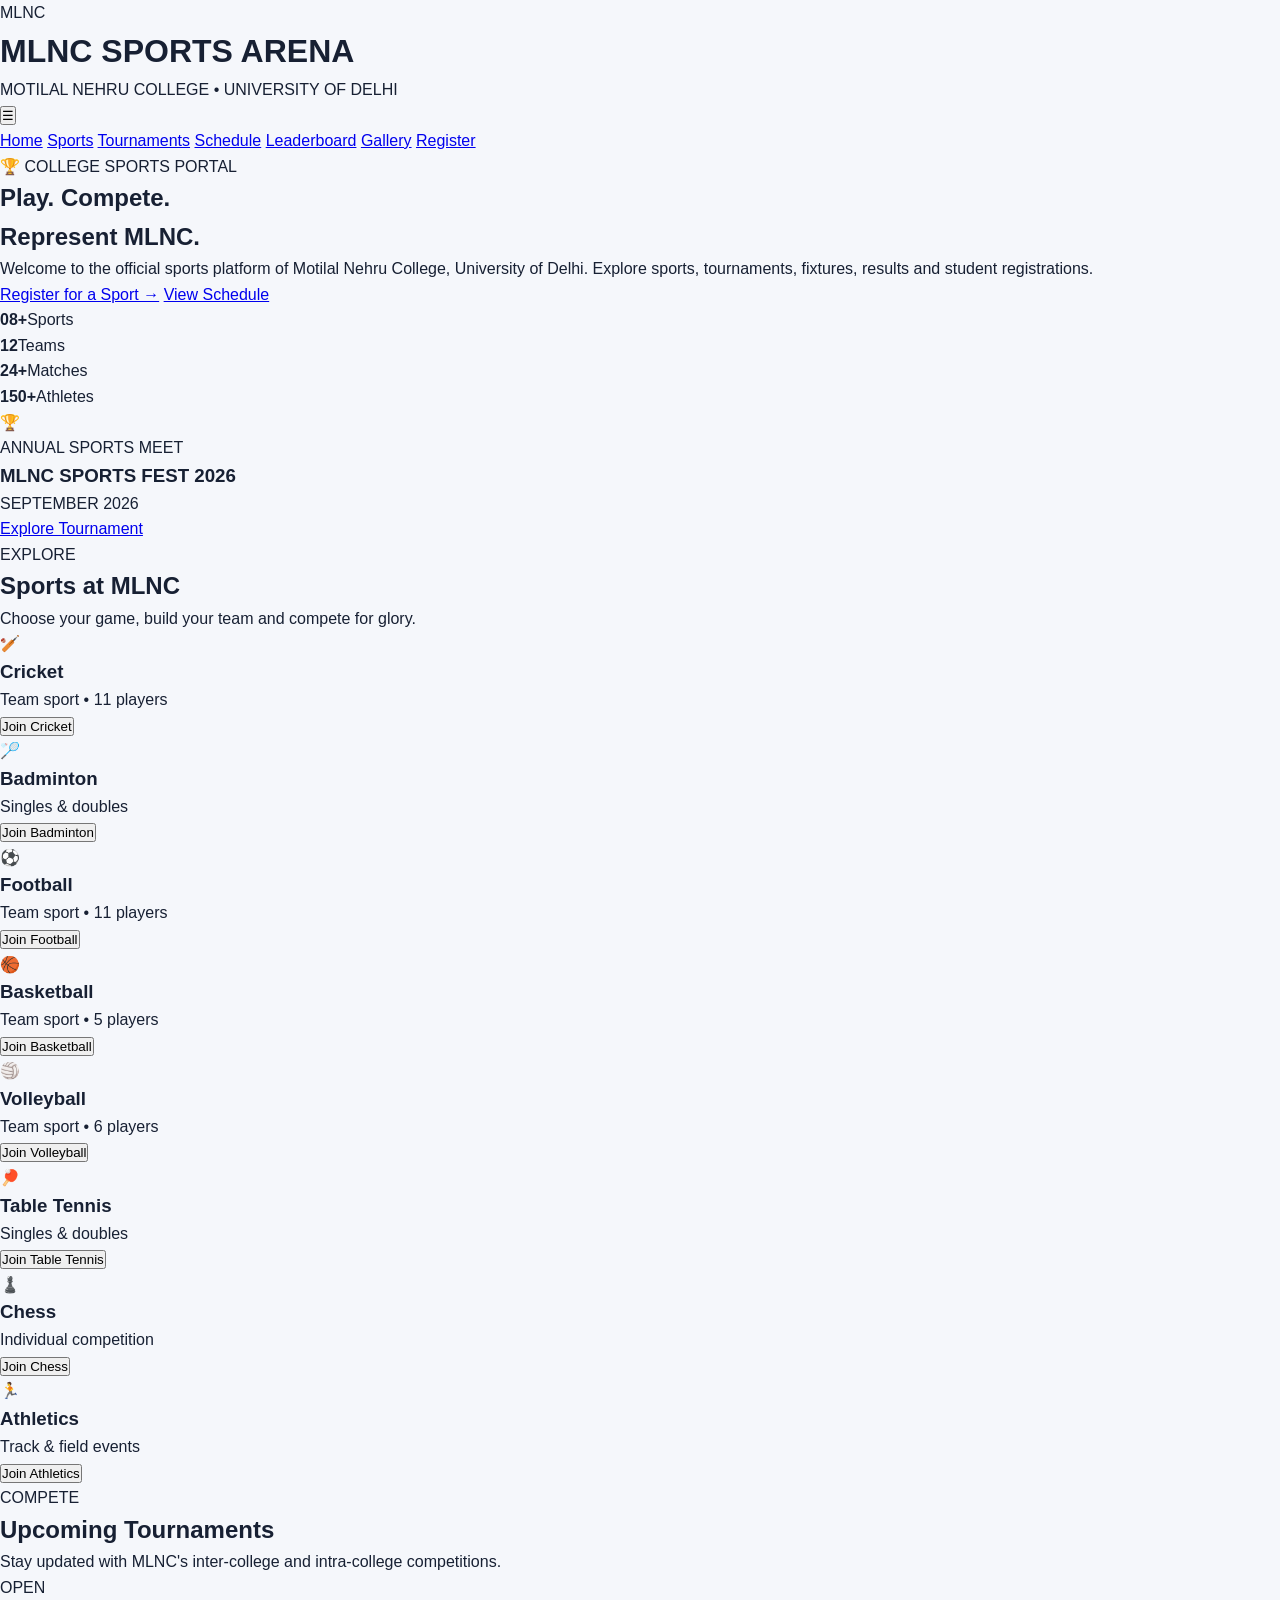
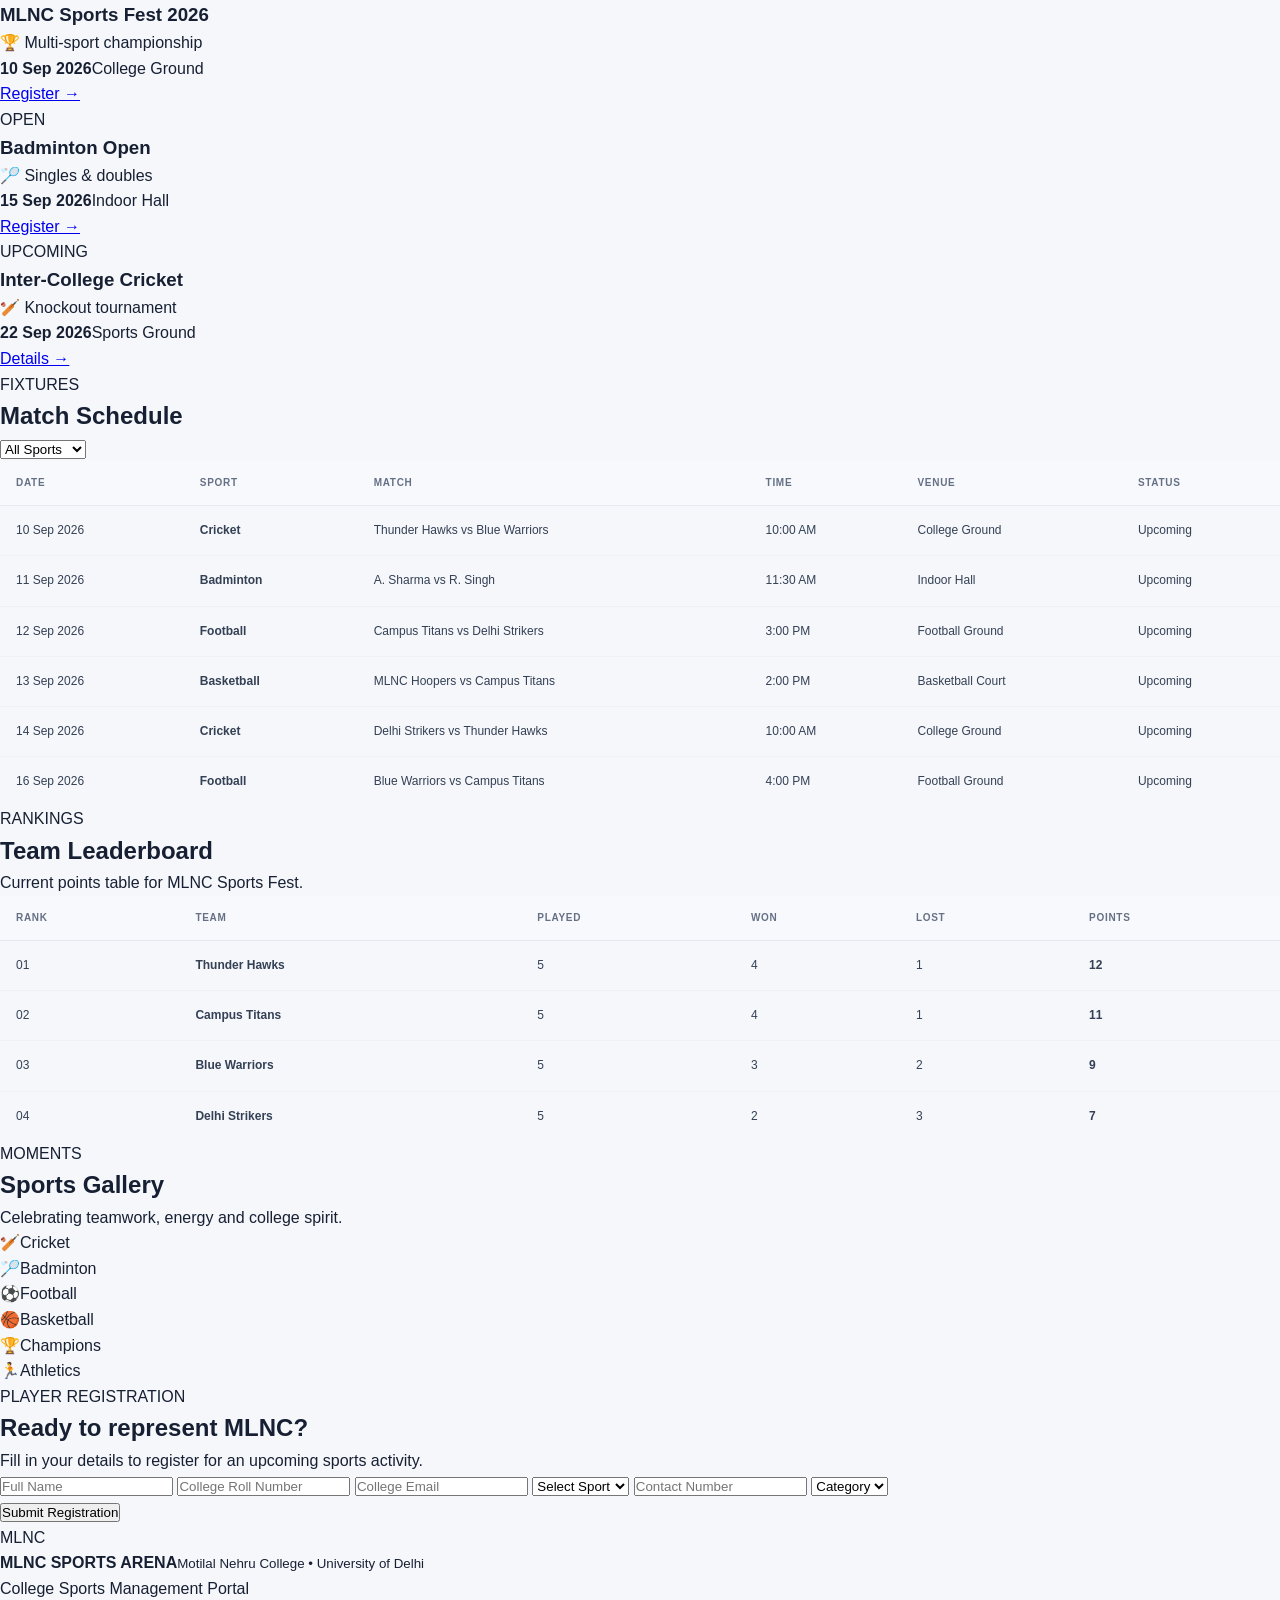
<file: index.html>
<!DOCTYPE html>
<html lang="en">
<head>
  <meta charset="UTF-8">
  <meta name="viewport" content="width=device-width, initial-scale=1.0">
  <title>MLNC Sports Arena | Motilal Nehru College</title>
  <link rel="stylesheet" href="style.css?v=2">
</head>
<body>
  <header class="header">
    <div class="brand">
      <div class="logo">MLNC</div>
      <div>
        <h1>MLNC SPORTS ARENA</h1>
        <p>MOTILAL NEHRU COLLEGE • UNIVERSITY OF DELHI</p>
      </div>
    </div>
    <button class="menu-btn" id="menuBtn">☰</button>
    <nav id="nav">
      <a href="#home">Home</a>
      <a href="#sports">Sports</a>
      <a href="#tournaments">Tournaments</a>
      <a href="#schedule">Schedule</a>
      <a href="#leaderboard">Leaderboard</a>
      <a href="#gallery">Gallery</a>
      <a href="#register" class="nav-cta">Register</a>
    </nav>
  </header>

  <main>
    <section class="hero" id="home">
      <div class="hero-content">
        <span class="tag">🏆 COLLEGE SPORTS PORTAL</span>
        <h2>Play. Compete.<br><span>Represent MLNC.</span></h2>
        <p>Welcome to the official sports platform of Motilal Nehru College, University of Delhi. Explore sports, tournaments, fixtures, results and student registrations.</p>
        <div class="hero-buttons">
          <a href="#register" class="btn primary">Register for a Sport →</a>
          <a href="#schedule" class="btn secondary">View Schedule</a>
        </div>
        <div class="stats">
          <div><strong>08+</strong><span>Sports</span></div>
          <div><strong>12</strong><span>Teams</span></div>
          <div><strong>24+</strong><span>Matches</span></div>
          <div><strong>150+</strong><span>Athletes</span></div>
        </div>
      </div>
      <div class="hero-card">
        <div class="trophy">🏆</div>
        <p>ANNUAL SPORTS MEET</p>
        <h3>MLNC SPORTS FEST 2026</h3>
        <div class="date">SEPTEMBER 2026</div>
        <a href="#tournaments">Explore Tournament</a>
      </div>
    </section>

    <section class="section" id="sports">
      <div class="section-head">
        <div><span class="eyebrow">EXPLORE</span><h2>Sports at MLNC</h2></div>
        <p>Choose your game, build your team and compete for glory.</p>
      </div>
      <div class="sports-grid">
        <article class="sport-card"><div class="sport-icon">🏏</div><h3>Cricket</h3><p>Team sport • 11 players</p><button onclick="selectSport('Cricket')">Join Cricket</button></article>
        <article class="sport-card"><div class="sport-icon">🏸</div><h3>Badminton</h3><p>Singles & doubles</p><button onclick="selectSport('Badminton')">Join Badminton</button></article>
        <article class="sport-card"><div class="sport-icon">⚽</div><h3>Football</h3><p>Team sport • 11 players</p><button onclick="selectSport('Football')">Join Football</button></article>
        <article class="sport-card"><div class="sport-icon">🏀</div><h3>Basketball</h3><p>Team sport • 5 players</p><button onclick="selectSport('Basketball')">Join Basketball</button></article>
        <article class="sport-card"><div class="sport-icon">🏐</div><h3>Volleyball</h3><p>Team sport • 6 players</p><button onclick="selectSport('Volleyball')">Join Volleyball</button></article>
        <article class="sport-card"><div class="sport-icon">🏓</div><h3>Table Tennis</h3><p>Singles & doubles</p><button onclick="selectSport('Table Tennis')">Join Table Tennis</button></article>
        <article class="sport-card"><div class="sport-icon">♟️</div><h3>Chess</h3><p>Individual competition</p><button onclick="selectSport('Chess')">Join Chess</button></article>
        <article class="sport-card"><div class="sport-icon">🏃</div><h3>Athletics</h3><p>Track & field events</p><button onclick="selectSport('Athletics')">Join Athletics</button></article>
      </div>
    </section>

    <section class="section dark" id="tournaments">
      <div class="section-head">
        <div><span class="eyebrow">COMPETE</span><h2>Upcoming Tournaments</h2></div>
        <p>Stay updated with MLNC's inter-college and intra-college competitions.</p>
      </div>
      <div class="tournament-grid">
        <article class="tournament"><span class="status">OPEN</span><h3>MLNC Sports Fest 2026</h3><p>🏆 Multi-sport championship</p><div><b>10 Sep 2026</b><span>College Ground</span></div><a href="#register">Register →</a></article>
        <article class="tournament"><span class="status">OPEN</span><h3>Badminton Open</h3><p>🏸 Singles & doubles</p><div><b>15 Sep 2026</b><span>Indoor Hall</span></div><a href="#register">Register →</a></article>
        <article class="tournament"><span class="status closed">UPCOMING</span><h3>Inter-College Cricket</h3><p>🏏 Knockout tournament</p><div><b>22 Sep 2026</b><span>Sports Ground</span></div><a href="#register">Details →</a></article>
      </div>
    </section>

    <section class="section" id="schedule">
      <div class="section-head">
        <div><span class="eyebrow">FIXTURES</span><h2>Match Schedule</h2></div>
        <select id="sportFilter">
          <option value="all">All Sports</option>
          <option value="Cricket">Cricket</option>
          <option value="Badminton">Badminton</option>
          <option value="Football">Football</option>
          <option value="Basketball">Basketball</option>
        </select>
      </div>
      <div class="table-wrap">
        <table>
          <thead><tr><th>Date</th><th>Sport</th><th>Match</th><th>Time</th><th>Venue</th><th>Status</th></tr></thead>
          <tbody id="scheduleBody"></tbody>
        </table>
      </div>
    </section>

    <section class="section light" id="leaderboard">
      <div class="section-head">
        <div><span class="eyebrow">RANKINGS</span><h2>Team Leaderboard</h2></div>
        <p>Current points table for MLNC Sports Fest.</p>
      </div>
      <div class="table-wrap">
        <table>
          <thead><tr><th>Rank</th><th>Team</th><th>Played</th><th>Won</th><th>Lost</th><th>Points</th></tr></thead>
          <tbody>
            <tr><td class="rank">01</td><td><b>Thunder Hawks</b></td><td>5</td><td>4</td><td>1</td><td><strong>12</strong></td></tr>
            <tr><td class="rank">02</td><td><b>Campus Titans</b></td><td>5</td><td>4</td><td>1</td><td><strong>11</strong></td></tr>
            <tr><td class="rank">03</td><td><b>Blue Warriors</b></td><td>5</td><td>3</td><td>2</td><td><strong>9</strong></td></tr>
            <tr><td class="rank">04</td><td><b>Delhi Strikers</b></td><td>5</td><td>2</td><td>3</td><td><strong>7</strong></td></tr>
          </tbody>
        </table>
      </div>
    </section>

    <section class="section" id="gallery">
      <div class="section-head"><div><span class="eyebrow">MOMENTS</span><h2>Sports Gallery</h2></div><p>Celebrating teamwork, energy and college spirit.</p></div>
      <div class="gallery">
        <div class="gallery-item g1">🏏<span>Cricket</span></div>
        <div class="gallery-item g2">🏸<span>Badminton</span></div>
        <div class="gallery-item g3">⚽<span>Football</span></div>
        <div class="gallery-item g4">🏀<span>Basketball</span></div>
        <div class="gallery-item g5">🏆<span>Champions</span></div>
        <div class="gallery-item g6">🏃<span>Athletics</span></div>
      </div>
    </section>

    <section class="register-section" id="register">
      <div class="register-card">
        <div>
          <span class="eyebrow">PLAYER REGISTRATION</span>
          <h2>Ready to represent MLNC?</h2>
          <p>Fill in your details to register for an upcoming sports activity.</p>
        </div>
        <form id="registrationForm">
          <div class="form-grid">
            <input id="name" required placeholder="Full Name">
            <input id="roll" required placeholder="College Roll Number">
            <input id="email" required type="email" placeholder="College Email">
            <select id="sport" required>
              <option value="">Select Sport</option><option>Cricket</option><option>Badminton</option><option>Football</option><option>Basketball</option><option>Volleyball</option><option>Table Tennis</option><option>Chess</option><option>Athletics</option>
            </select>
            <input id="phone" required placeholder="Contact Number">
            <select id="category" required><option value="">Category</option><option>Men</option><option>Women</option><option>Mixed</option></select>
          </div>
          <button class="btn primary" type="submit">Submit Registration</button>
          <p id="formMessage" class="form-message"></p>
        </form>
      </div>
    </section>
  </main>

  <footer>
    <div class="footer-brand"><div class="logo">MLNC</div><div><b>MLNC SPORTS ARENA</b><small>Motilal Nehru College • University of Delhi</small></div></div>
    <div><p>College Sports Management Portal</p><p>© 2026 MLNC Sports Arena • Academic Project</p></div>
  </footer>

  <script src="script.js"></script>
</body>
</html>
</file>
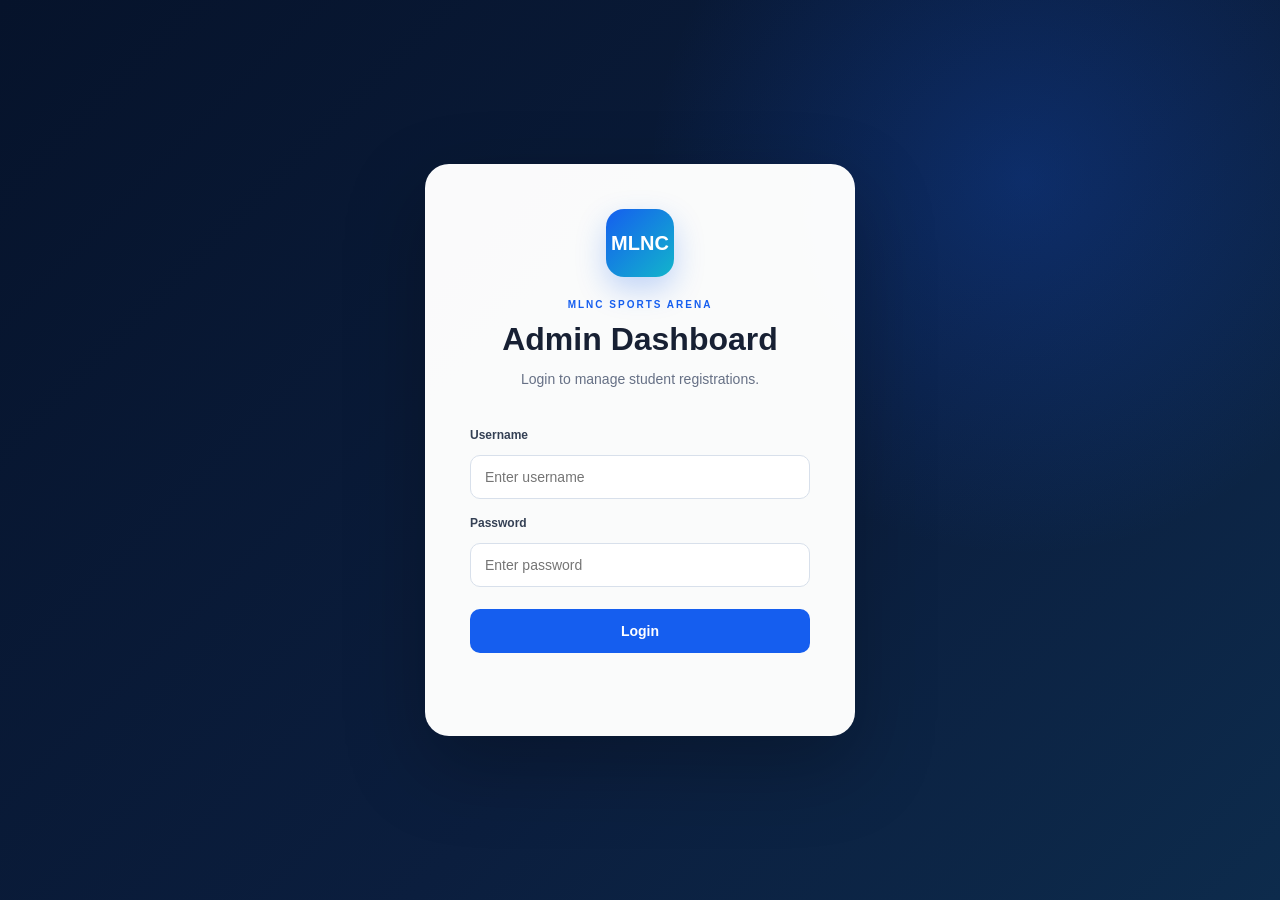
<file: admin.html>
<!DOCTYPE html>
<html lang="en">

<head>
    <meta charset="UTF-8">
    <meta name="viewport" content="width=device-width, initial-scale=1.0">

    <title>MLNC Sports — Admin Dashboard</title>

    <link rel="stylesheet" href="style.css">
</head>

<body>

    <!-- ==========================================
         ADMIN LOGIN
    =========================================== -->

    <section id="loginSection" class="admin-login">

        <div class="login-card">

            <div class="admin-logo">
                MLNC
            </div>

            <p class="admin-label">MLNC SPORTS ARENA</p>

            <h1>Admin Dashboard</h1>

            <p class="login-description">
                Login to manage student registrations.
            </p>

            <form id="loginForm">

                <label for="username">
                    Username
                </label>

                <input
                    type="text"
                    id="username"
                    placeholder="Enter username"
                    required
                >

                <label for="password">
                    Password
                </label>

                <input
                    type="password"
                    id="password"
                    placeholder="Enter password"
                    required
                >

                <button
                    type="submit"
                    class="admin-login-button"
                >
                    Login
                </button>

                <p id="loginMessage"></p>

            </form>

        </div>

    </section>


    <!-- ==========================================
         ADMIN DASHBOARD
    =========================================== -->

    <section
        id="dashboardSection"
        class="admin-dashboard-page"
        style="display:none;"
    >

        <header class="admin-topbar">

            <div>

                <div class="admin-brand">
                    <div class="admin-logo small">
                        MLNC
                    </div>

                    <div>
                        <h1>MLNC Sports</h1>
                        <p>Admin Dashboard</p>
                    </div>
                </div>

            </div>

            <button
                id="logoutButton"
                class="logout-button"
            >
                Logout
            </button>

        </header>


        <main class="admin-main">

            <!-- PAGE HEADING -->

            <div class="admin-page-heading">

                <div>

                    <p class="admin-label">
                        ADMIN PANEL
                    </p>

                    <h2>
                        Student Registrations
                    </h2>

                    <p>
                        Manage students registered for college sports.
                    </p>

                </div>

                <button
                    id="loadStudents"
                    class="refresh-button"
                >
                    ↻ Refresh Registrations
                </button>

            </div>


            <!-- MESSAGE -->

            <div id="message"></div>


            <!-- ==========================================
                 STATISTICS
            =========================================== -->

            <div class="stats-container">

                <div class="stat-card">

                    <div class="stat-icon">
                        👥
                    </div>

                    <h3>Total Students</h3>

                    <p id="totalStudents">
                        0
                    </p>

                </div>


                <div class="stat-card">

                    <div class="stat-icon">
                        🏏
                    </div>

                    <h3>Cricket</h3>

                    <p id="cricketCount">
                        0
                    </p>

                </div>


                <div class="stat-card">

                    <div class="stat-icon">
                        ⚽
                    </div>

                    <h3>Football</h3>

                    <p id="footballCount">
                        0
                    </p>

                </div>


                <div class="stat-card">

                    <div class="stat-icon">
                        🏀
                    </div>

                    <h3>Basketball</h3>

                    <p id="basketballCount">
                        0
                    </p>

                </div>


                <div class="stat-card">

                    <div class="stat-icon">
                        🏸
                    </div>

                    <h3>Badminton</h3>

                    <p id="badmintonCount">
                        0
                    </p>

                </div>

            </div>


            <!-- ==========================================
                 SEARCH + FILTER
            =========================================== -->

            <div class="admin-tools">

                <div class="search-box">

                    <span>🔍</span>

                    <input
                        type="text"
                        id="searchStudent"
                        placeholder="Search by name, roll number or email..."
                    >

                </div>


                <select id="sportFilter">

                    <option value="All">
                        All Sports
                    </option>

                    <option value="Cricket">
                        Cricket
                    </option>

                    <option value="Football">
                        Football
                    </option>

                    <option value="Basketball">
                        Basketball
                    </option>

                    <option value="Badminton">
                        Badminton
                    </option>

                    <option value="Volleyball">
                        Volleyball
                    </option>

                    <option value="Table Tennis">
                        Table Tennis
                    </option>

                    <option value="Chess">
                        Chess
                    </option>

                    <option value="Athletics">
                        Athletics
                    </option>

                </select>

            </div>


            <!-- ==========================================
                 STUDENT TABLE
            =========================================== -->

            <div class="students-card">

                <div class="students-card-header">

                    <div>

                        <h3>
                            Registered Students
                        </h3>

                        <p>
                            View and manage all sports registrations.
                        </p>

                    </div>

                </div>


                <div
                    class="table-container"
                    id="studentsContainer"
                >

                    <div class="empty-state">

                        <div class="empty-icon">
                            📋
                        </div>

                        <h3>
                            No registrations loaded
                        </h3>

                        <p>
                            Click "Refresh Registrations" to load student data.
                        </p>

                    </div>

                </div>

            </div>

        </main>


        <!-- ==========================================
             FOOTER
        =========================================== -->

        <footer class="admin-footer">

            <p>
                © 2026 MLNC Sports Arena
            </p>

            <p>
                Motilal Nehru College • University of Delhi
            </p>

        </footer>

    </section>


    <!-- ==========================================
         JAVASCRIPT
    =========================================== -->

    <script src="admin.js"></script>

</body>

</html>
</file>
<file: style.css>
/* ==========================================
   MLNC SPORTS — ADMIN DASHBOARD
========================================== */

* {
    box-sizing: border-box;
    margin: 0;
    padding: 0;
}

:root {
    --navy: #08152b;
    --navy-light: #102449;
    --blue: #155eef;
    --blue-dark: #0d4ed8;
    --cyan: #12b5cb;
    --green: #12b76a;
    --red: #e5484d;
    --orange: #ff8a00;
    --text: #172033;
    --muted: #667085;
    --border: #e5eaf1;
    --bg: #f5f7fb;
    --white: #ffffff;
}

html {
    scroll-behavior: smooth;
}

body {
    font-family: Inter, Arial, sans-serif;
    color: var(--text);
    background: var(--bg);
    line-height: 1.6;
}


/* ==========================================
   LOGIN PAGE
========================================== */

.admin-login {
    min-height: 100vh;

    display: flex;
    align-items: center;
    justify-content: center;

    padding: 30px;

    background:
        radial-gradient(
            circle at 80% 20%,
            rgba(21, 94, 239, 0.25),
            transparent 30%
        ),
        linear-gradient(
            135deg,
            #06132b 0%,
            #0b1e3e 60%,
            #0d2b4c 100%
        );
}

.login-card {
    width: 100%;
    max-width: 430px;

    padding: 45px;

    background: rgba(255, 255, 255, 0.98);

    border-radius: 24px;

    box-shadow:
        0 30px 80px rgba(0, 0, 0, 0.25);

    text-align: center;
}

.admin-logo {
    width: 68px;
    height: 68px;

    margin: 0 auto 20px;

    display: grid;
    place-items: center;

    border-radius: 18px;

    background:
        linear-gradient(
            135deg,
            var(--blue),
            var(--cyan)
        );

    color: white;

    font-size: 20px;
    font-weight: 900;

    box-shadow:
        0 12px 30px rgba(21, 94, 239, 0.25);
}

.admin-logo.small {
    width: 45px;
    height: 45px;

    margin: 0;

    border-radius: 12px;

    font-size: 13px;
}

.admin-label {
    color: var(--blue);

    font-size: 10px;

    font-weight: 900;

    letter-spacing: 2px;

    margin-bottom: 7px;
}

.login-card h1 {
    font-size: 32px;

    line-height: 1.2;

    margin-bottom: 10px;
}

.login-description {
    color: var(--muted);

    font-size: 14px;

    margin-bottom: 30px;
}

.login-card form {
    display: flex;

    flex-direction: column;

    gap: 10px;

    text-align: left;
}

.login-card label {
    font-size: 12px;

    font-weight: 800;

    color: #344054;

    margin-top: 5px;
}

.login-card input {
    width: 100%;

    padding: 13px 14px;

    border: 1px solid #d8e0eb;

    border-radius: 10px;

    outline: none;

    font-size: 14px;

    transition: 0.2s;
}

.login-card input:focus {
    border-color: var(--blue);

    box-shadow:
        0 0 0 3px rgba(21, 94, 239, 0.1);
}

.admin-login-button {
    width: 100%;

    margin-top: 12px;

    padding: 14px;

    border: none;

    border-radius: 10px;

    background: var(--blue);

    color: white;

    font-size: 14px;

    font-weight: 800;

    cursor: pointer;

    transition: 0.2s;
}

.admin-login-button:hover {
    background: var(--blue-dark);

    transform: translateY(-1px);
}

#loginMessage {
    min-height: 20px;

    margin-top: 8px;

    text-align: center;

    font-size: 13px;

    font-weight: 700;
}


/* ==========================================
   ADMIN TOP BAR
========================================== */

.admin-dashboard-page {
    min-height: 100vh;

    background: var(--bg);
}

.admin-topbar {
    height: 78px;

    padding: 0 6%;

    display: flex;

    align-items: center;

    justify-content: space-between;

    background: white;

    border-bottom: 1px solid var(--border);

    position: sticky;

    top: 0;

    z-index: 20;
}

.admin-brand {
    display: flex;

    align-items: center;

    gap: 12px;
}

.admin-brand h1 {
    font-size: 16px;

    line-height: 1.2;
}

.admin-brand p {
    font-size: 10px;

    color: var(--muted);

    font-weight: 700;

    letter-spacing: 0.5px;
}

.logout-button {
    border: none;

    background: #fff1f1;

    color: var(--red);

    padding: 10px 16px;

    border-radius: 9px;

    font-size: 12px;

    font-weight: 800;

    cursor: pointer;

    transition: 0.2s;
}

.logout-button:hover {
    background: #ffe1e1;

    transform: translateY(-1px);
}


/* ==========================================
   MAIN CONTENT
========================================== */

.admin-main {
    width: 100%;

    max-width: 1400px;

    margin: auto;

    padding: 55px 6%;
}

.admin-page-heading {
    display: flex;

    justify-content: space-between;

    align-items: end;

    gap: 30px;

    margin-bottom: 30px;
}

.admin-page-heading h2 {
    font-size: 36px;

    line-height: 1.15;

    margin-bottom: 6px;
}

.admin-page-heading > div > p:last-child {
    color: var(--muted);

    font-size: 14px;
}

.refresh-button {
    border: none;

    padding: 12px 18px;

    border-radius: 10px;

    background: var(--blue);

    color: white;

    font-size: 13px;

    font-weight: 800;

    cursor: pointer;

    white-space: nowrap;

    transition: 0.2s;
}

.refresh-button:hover {
    background: var(--blue-dark);

    transform: translateY(-1px);
}


/* ==========================================
   MESSAGE
========================================== */

#message {
    min-height: 24px;

    margin-bottom: 12px;

    color: var(--muted);

    font-size: 13px;

    font-weight: 700;
}


/* ==========================================
   STATISTICS
========================================== */

.stats-container {
    display: grid;

    grid-template-columns:
        repeat(5, 1fr);

    gap: 16px;

    margin-bottom: 25px;
}

.stat-card {
    position: relative;

    padding: 23px;

    background: white;

    border: 1px solid var(--border);

    border-radius: 16px;

    box-shadow:
        0 8px 30px rgba(16, 24, 40, 0.05);

    transition: 0.2s;
}

.stat-card:hover {
    transform: translateY(-3px);

    box-shadow:
        0 15px 35px rgba(16, 24, 40, 0.08);
}

.stat-icon {
    font-size: 28px;

    margin-bottom: 10px;
}

.stat-card h3 {
    margin-bottom: 5px;

    color: var(--muted);

    font-size: 12px;

    font-weight: 800;
}

.stat-card p {
    font-size: 30px;

    font-weight: 900;

    line-height: 1;
}


/* ==========================================
   SEARCH + FILTER
========================================== */

.admin-tools {
    display: flex;

    align-items: center;

    gap: 12px;

    margin-bottom: 20px;
}

.search-box {
    flex: 1;

    display: flex;

    align-items: center;

    gap: 10px;

    padding: 0 14px;

    background: white;

    border: 1px solid var(--border);

    border-radius: 10px;
}

.search-box span {
    font-size: 15px;
}

.search-box input {
    width: 100%;

    padding: 13px 0;

    border: none;

    outline: none;

    background: transparent;

    font-size: 13px;
}

.admin-tools select {
    min-width: 170px;

    padding: 13px 14px;

    border: 1px solid var(--border);

    border-radius: 10px;

    background: white;

    color: #344054;

    font-size: 13px;

    font-weight: 700;

    outline: none;

    cursor: pointer;
}


/* ==========================================
   STUDENTS CARD
========================================== */

.students-card {
    background: white;

    border: 1px solid var(--border);

    border-radius: 18px;

    overflow: hidden;

    box-shadow:
        0 8px 30px rgba(16, 24, 40, 0.05);
}

.students-card-header {
    padding: 23px 25px;

    border-bottom: 1px solid var(--border);
}

.students-card-header h3 {
    font-size: 18px;

    margin-bottom: 3px;
}

.students-card-header p {
    color: var(--muted);

    font-size: 12px;
}

.table-container {
    width: 100%;

    overflow-x: auto;
}


/* ==========================================
   TABLE
========================================== */

table {
    width: 100%;

    min-width: 1100px;

    border-collapse: collapse;
}

th {
    padding: 14px 16px;

    background: #f7f9fc;

    color: #667085;

    border-bottom: 1px solid var(--border);

    text-align: left;

    font-size: 10px;

    font-weight: 900;

    letter-spacing: 0.7px;

    text-transform: uppercase;

    white-space: nowrap;
}

td {
    padding: 15px 16px;

    border-bottom: 1px solid #edf0f4;

    color: #344054;

    text-align: left;

    font-size: 12px;

    white-space: nowrap;
}

tbody tr:hover {
    background: #fafcff;
}

tbody tr:last-child td {
    border-bottom: none;
}


/* ==========================================
   ACTION BUTTONS
========================================== */

td button {
    border: none;

    padding: 7px 11px;

    border-radius: 7px;

    font-size: 11px;

    font-weight: 800;

    cursor: pointer;

    margin-right: 5px;

    transition: 0.2s;
}

td button:first-child {
    background: #edf4ff;

    color: var(--blue);
}

td button:first-child:hover {
    background: #dceaff;
}

td button:last-child {
    background: #fff0f0;

    color: var(--red);
}

td button:last-child:hover {
    background: #ffe0e0;
}


/* ==========================================
   EMPTY STATE
========================================== */

.empty-state {
    padding: 70px 25px;

    text-align: center;

    color: var(--muted);
}

.empty-icon {
    font-size: 45px;

    margin-bottom: 12px;
}

.empty-state h3 {
    color: var(--text);

    font-size: 17px;

    margin-bottom: 5px;
}

.empty-state p {
    font-size: 13px;
}


/* ==========================================
   FOOTER
========================================== */

.admin-footer {
    margin-top: 40px;

    padding: 25px 6%;

    display: flex;

    justify-content: space-between;

    gap: 20px;

    background: var(--navy);

    color: #aebbd0;

    font-size: 11px;
}


/* ==========================================
   TABLET
========================================== */

@media (max-width: 1050px) {

    .stats-container {
        grid-template-columns:
            repeat(3, 1fr);
    }

}


/* ==========================================
   MOBILE
========================================== */

@media (max-width: 700px) {

    .admin-topbar {
        padding: 0 5%;
    }

    .admin-main {
        padding: 40px 5%;
    }

    .admin-page-heading {
        align-items: flex-start;

        flex-direction: column;
    }

    .admin-page-heading h2 {
        font-size: 30px;
    }

    .refresh-button {
        width: 100%;
    }

    .stats-container {
        grid-template-columns:
            repeat(2, 1fr);
    }

    .admin-tools {
        flex-direction: column;

        align-items: stretch;
    }

    .admin-tools select {
        width: 100%;
    }

    .admin-footer {
        flex-direction: column;

        align-items: flex-start;
    }

}


/* ==========================================
   SMALL MOBILE
========================================== */

@media (max-width: 480px) {

    .admin-login {
        padding: 18px;
    }

    .login-card {
        padding: 30px 22px;
    }

    .login-card h1 {
        font-size: 27px;
    }

    .stats-container {
        grid-template-columns: 1fr;
    }

    .admin-brand h1 {
        font-size: 14px;
    }

    .admin-brand p {
        font-size: 9px;
    }

    .logout-button {
        padding: 8px 11px;
    }

}
</file>
